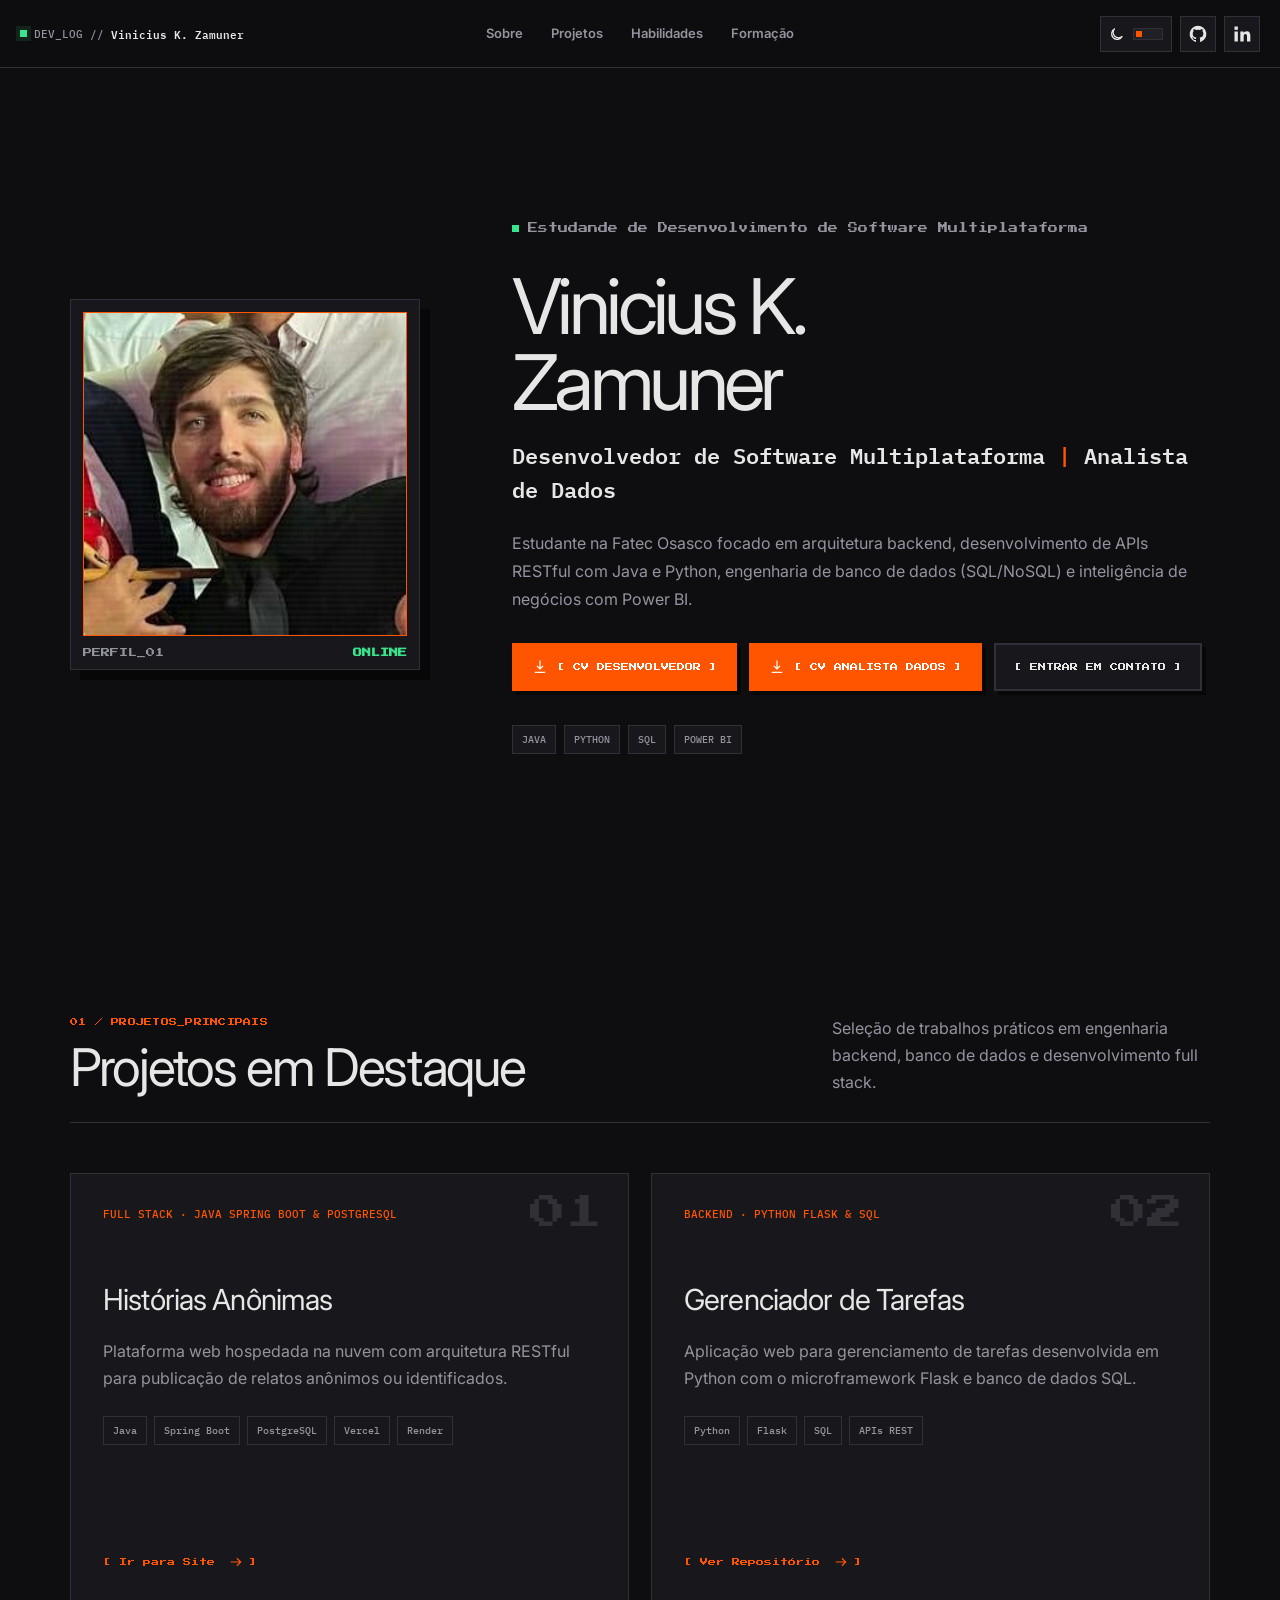
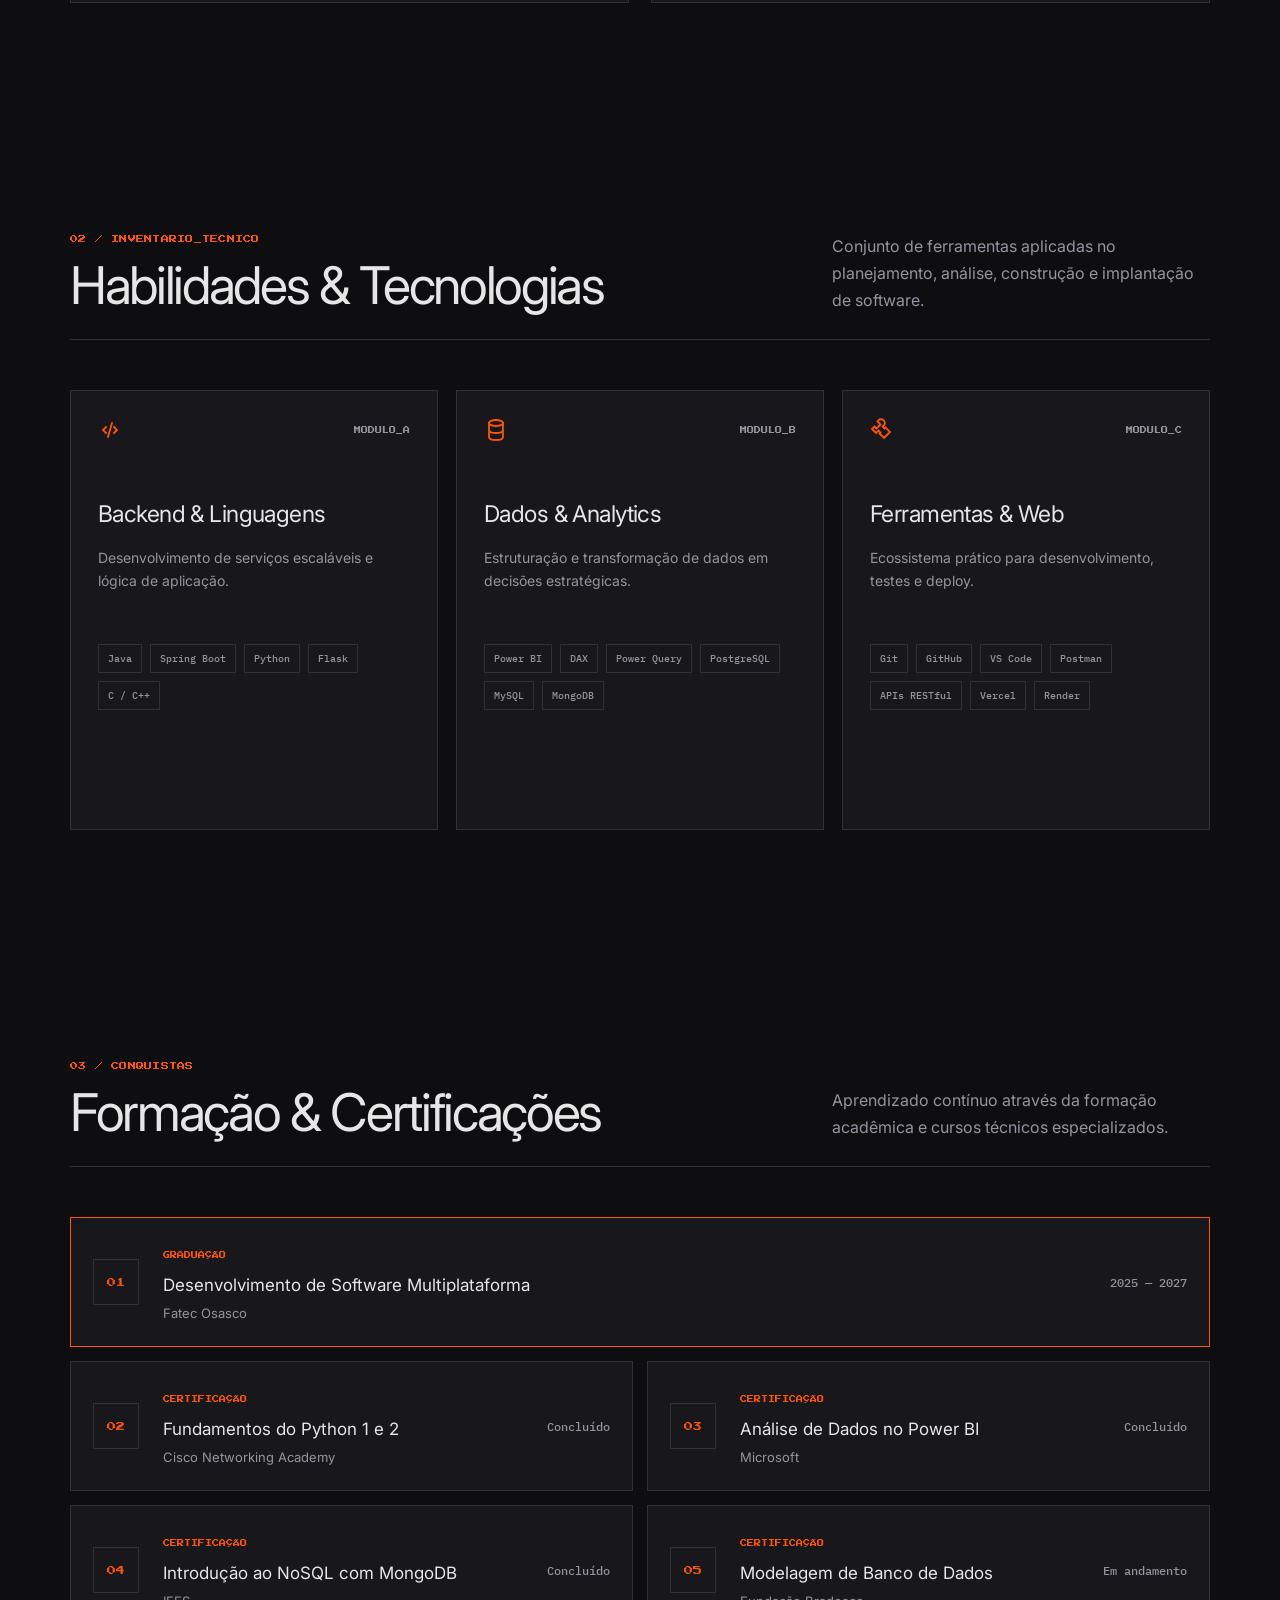
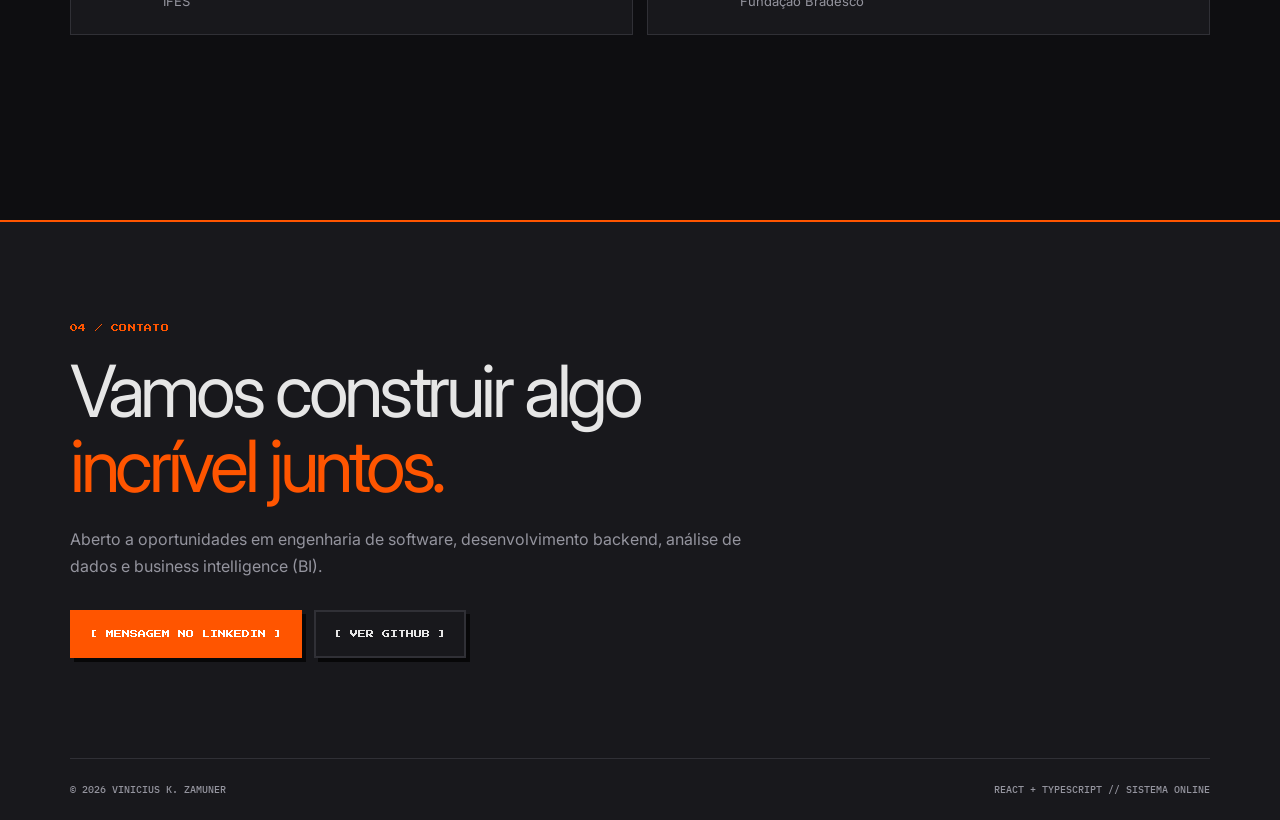
<file: index.html>
<!doctype html>
<html lang="pt-BR">
  <head>
    
    <meta charset="UTF-8" />
    <meta name="viewport" content="width=device-width, initial-scale=1.0" />
    <title>Vinicius K. Zamuner | Portfólio</title>
    
    <meta name="description" content="Portfólio de Desenvolvedor de Software e Análise de Dados">
    <meta property="og:title" content="Vinicius K. Zamuner | Portfólio">
    <meta property="og:description" content="Portfólio de Desenvolvedor de Software e Análise de Dados">
    <script type="module" crossorigin src="/assets/index-BeD_5rD9.js"></script>
    <link rel="stylesheet" crossorigin href="/assets/index-CqdRVvNY.css">
  </head>
  <body>
    
    <div id="root"></div>
    
  </body>
</html>
</file>
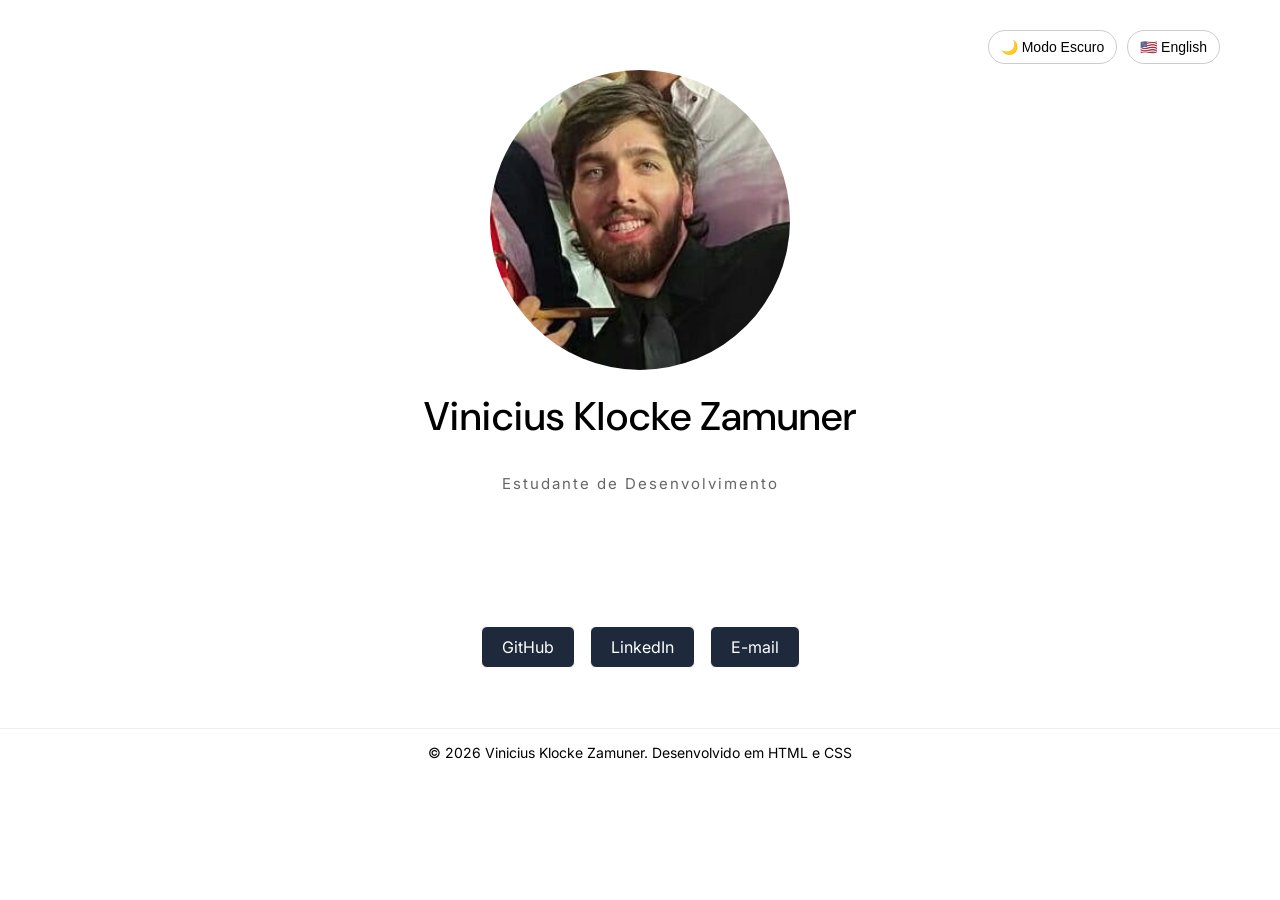
<file: landing.html>
<!DOCTYPE html>
<html lang="pt">
  <head>
    <meta charset="UTF-8" />
    <meta name="viewport" content="width=device-width, initial-scale=1.0" />
    <title>Perfil</title>
    <link rel="stylesheet" href="./Style/style.css" />
  </head>
  <body>
    <main>
      <section id="aboutme" class="aboutme">
        
        <div class="top-buttons">
          <button id="theme-toggle" class="btn-theme">🌙 Modo Escuro</button>
          <button id="lang-toggle" class="btn-theme">🇺🇸 English</button>
        </div>

        <img src="./Img/Vinicius.jpg" alt="foto perfil Vinicius Klocke Zamuner" />
        <h1>Vinicius Klocke Zamuner</h1>
        <p id="paragrafo1" class="subtitulo-efeito"></p>
        <p id="paragrafo2" class="subtitulo-efeito"></p>
        <p id="paragrafo3" class="subtitulo-efeito"></p>
      </section>

      <section id="contacts" class="contacts">
        <ul>
          <li>
            <a href="https://github.com/Zamuner10/ProjectSaturday" class="btn-project" target="_blank">GitHub</a>
          </li>
          <li>
            <a href="https://www.linkedin.com/in/vinicius-klocke-0b2314385/?skipRedirect=true" class="btn-project" target="_blank">LinkedIn</a>
          </li>
          <li>
            <a href="#" id="btn-email" class="btn-project">E-mail</a>
          </li>
        </ul>
        
        <div id="email-modal" class="modal">
          <div class="modal-content">
            <span id="close-modal" class="close-btn">&times;</span>
            <h3>✉️</h3>
            <p class="email-texto">vinicius.k.zamuner@hotmail.com</p>
          </div>
        </div>
      </section>
    </main>
    <footer>
      <p>© 2026 Vinicius Klocke Zamuner. Desenvolvido em HTML e CSS</p>
    </footer>
    <script src="./Scripts/script.js"></script>
  </body>
</html>
</file>
<file: assets/index-CqdRVvNY.css>
@import "https://fonts.googleapis.com/css2?family=IBM+Plex+Mono:wght@400;500;600&family=Inter:wght@400;500;600;700;800&family=Press+Start+2P&display=swap";@layer components;@layer properties{@supports (((-webkit-hyphens:none)) and (not (margin-trim:inline))) or ((-moz-orient:inline) and (not (color:rgb(from red r g b)))){*,:before,:after,::backdrop{--tw-rotate-x:initial;--tw-rotate-y:initial;--tw-rotate-z:initial;--tw-skew-x:initial;--tw-skew-y:initial;--tw-blur:initial;--tw-brightness:initial;--tw-contrast:initial;--tw-grayscale:initial;--tw-hue-rotate:initial;--tw-invert:initial;--tw-opacity:initial;--tw-saturate:initial;--tw-sepia:initial;--tw-drop-shadow:initial;--tw-drop-shadow-color:initial;--tw-drop-shadow-alpha:100%;--tw-drop-shadow-size:initial}}}@layer theme{:root,:host{--font-sans:-apple-system, BlinkMacSystemFont, "Segoe UI", Roboto, "Helvetica Neue", "Noto Sans", Arial, sans-serif, "Apple Color Emoji", "Segoe UI Emoji", "Segoe UI Symbol", "Noto Color Emoji";--font-mono:ui-monospace, SFMono-Regular, Menlo, Monaco, Consolas, "Liberation Mono", "Courier New", monospace;--spacing:.25rem;--default-transition-duration:.15s;--default-transition-timing-function:cubic-bezier(.4, 0, .2, 1);--default-font-family:var(--font-sans);--default-mono-font-family:var(--font-mono)}}@layer base{*,:after,:before,::backdrop{box-sizing:border-box;border:0 solid;margin:0;padding:0}::file-selector-button{box-sizing:border-box;border:0 solid;margin:0;padding:0}html,:host{-webkit-text-size-adjust:100%;tab-size:4;line-height:1.5;font-family:var(--default-font-family,-apple-system, BlinkMacSystemFont, "Segoe UI", Roboto, "Helvetica Neue", "Noto Sans", Arial, sans-serif, "Apple Color Emoji", "Segoe UI Emoji", "Segoe UI Symbol", "Noto Color Emoji");font-feature-settings:var(--default-font-feature-settings,normal);font-variation-settings:var(--default-font-variation-settings,normal);-webkit-tap-highlight-color:transparent}hr{height:0;color:inherit;border-top-width:1px}abbr:where([title]){-webkit-text-decoration:underline dotted;text-decoration:underline dotted}h1,h2,h3,h4,h5,h6{font-size:inherit;font-weight:inherit}a{color:inherit;-webkit-text-decoration:inherit;-webkit-text-decoration:inherit;-webkit-text-decoration:inherit;-webkit-text-decoration:inherit;text-decoration:inherit}b,strong{font-weight:bolder}code,kbd,samp,pre{font-family:var(--default-mono-font-family,ui-monospace, SFMono-Regular, Menlo, Monaco, Consolas, "Liberation Mono", "Courier New", monospace);font-feature-settings:var(--default-mono-font-feature-settings,normal);font-variation-settings:var(--default-mono-font-variation-settings,normal);font-size:1em}small{font-size:80%}sub,sup{vertical-align:baseline;font-size:75%;line-height:0;position:relative}sub{bottom:-.25em}sup{top:-.5em}table{text-indent:0;border-color:inherit;border-collapse:collapse}:-moz-focusring:where(:not(iframe)){outline:auto}progress{vertical-align:baseline}summary{display:list-item}ol,ul,menu{list-style:none}img,svg,video,canvas,audio,iframe,embed,object{vertical-align:middle;display:block}img,video{max-width:100%;height:auto}button,input,select,optgroup,textarea{font:inherit;font-feature-settings:inherit;font-variation-settings:inherit;letter-spacing:inherit;color:inherit;opacity:1;background-color:#0000;border-radius:0}::file-selector-button{font:inherit;font-feature-settings:inherit;font-variation-settings:inherit;letter-spacing:inherit;color:inherit;opacity:1;background-color:#0000;border-radius:0}:where(select:is([multiple],[size])) optgroup{font-weight:bolder}:where(select:is([multiple],[size])) optgroup option{padding-inline-start:20px}::file-selector-button{margin-inline-end:4px}::placeholder{opacity:1}@supports (not ((-webkit-appearance:-apple-pay-button))) or (contain-intrinsic-size:1px){::placeholder{color:currentColor}@supports (color:color-mix(in lab, red, red)){::placeholder{color:color-mix(in oklab, currentcolor 50%, transparent)}}}textarea{resize:vertical}::-webkit-search-decoration{-webkit-appearance:none}::-webkit-date-and-time-value{min-height:1lh;text-align:inherit}::-webkit-datetime-edit{display:inline-flex}::-webkit-datetime-edit-fields-wrapper{padding:0}::-webkit-datetime-edit{padding-block:0}::-webkit-datetime-edit-year-field{padding-block:0}::-webkit-datetime-edit-month-field{padding-block:0}::-webkit-datetime-edit-day-field{padding-block:0}::-webkit-datetime-edit-hour-field{padding-block:0}::-webkit-datetime-edit-minute-field{padding-block:0}::-webkit-datetime-edit-second-field{padding-block:0}::-webkit-datetime-edit-millisecond-field{padding-block:0}::-webkit-datetime-edit-meridiem-field{padding-block:0}::-webkit-calendar-picker-indicator{line-height:1}:-moz-ui-invalid{box-shadow:none}button,input:where([type=button],[type=reset],[type=submit]){appearance:button}::file-selector-button{appearance:button}::-webkit-inner-spin-button{height:auto}::-webkit-outer-spin-button{height:auto}[hidden]:where(:not([hidden=until-found])){display:none!important}}@layer utilities{.visible{visibility:visible}.absolute{position:absolute}.fixed{position:fixed}.block{display:block}.flex{display:flex}.hidden{display:none}.inline{display:inline}.inline-block{display:inline-block}.h-4{height:calc(var(--spacing) * 4)}.h-5{height:calc(var(--spacing) * 5)}.h-6{height:calc(var(--spacing) * 6)}.w-4{width:calc(var(--spacing) * 4)}.w-5{width:calc(var(--spacing) * 5)}.w-6{width:calc(var(--spacing) * 6)}.transform{transform:var(--tw-rotate-x,) var(--tw-rotate-y,) var(--tw-rotate-z,) var(--tw-skew-x,) var(--tw-skew-y,)}.resize{resize:both}.blur{--tw-blur:blur(8px);filter:var(--tw-blur,) var(--tw-brightness,) var(--tw-contrast,) var(--tw-grayscale,) var(--tw-hue-rotate,) var(--tw-invert,) var(--tw-saturate,) var(--tw-sepia,) var(--tw-drop-shadow,)}.filter\!{filter:var(--tw-blur,) var(--tw-brightness,) var(--tw-contrast,) var(--tw-grayscale,) var(--tw-hue-rotate,) var(--tw-invert,) var(--tw-saturate,) var(--tw-sepia,) var(--tw-drop-shadow,)!important}.transition{transition-property:color,background-color,border-color,outline-color,text-decoration-color,fill,stroke,--tw-gradient-from,--tw-gradient-via,--tw-gradient-to,opacity,box-shadow,transform,translate,scale,rotate,filter,-webkit-backdrop-filter,backdrop-filter,display,content-visibility,overlay,pointer-events;transition-timing-function:var(--tw-ease,var(--default-transition-timing-function));transition-duration:var(--tw-duration,var(--default-transition-duration))}}*{box-sizing:border-box}html{scroll-behavior:smooth}body{background:#0e0e11;min-width:320px;margin:0}button,a{font:inherit}a{text-decoration:none}.portfolio{--bg:#0e0e11;--card:#18181c;--card2:#202026;--text:#e6e6e6;--muted:#94949e;--line:#303036;--orange:#f50;--shadow:#070708;min-height:100vh;color:var(--text);background:var(--bg);font-family:Inter,sans-serif;transition:background .2s,color .2s;position:relative;overflow:hidden}.portfolio[data-theme=light]{--bg:#f3f3f1;--card:#fff;--card2:#e9e9e6;--text:#171719;--muted:#626268;--line:#cfcfca;--shadow:#c4c4bf}.shell{z-index:1;width:min(1140px,100% - 40px);margin-inline:auto;position:relative}.retro-grid{z-index:0;pointer-events:none;opacity:.34;background-image:linear-gradient(#ff55000b 1px,#0000 1px),linear-gradient(90deg,#ff55000b 1px,#0000 1px);background-size:40px 40px;position:fixed;inset:0;-webkit-mask-image:linear-gradient(#000 0%,#0000 82%);mask-image:linear-gradient(#000 0%,#0000 82%)}.terminal-nav{z-index:50;border-bottom:1px solid var(--line);background:var(--bg);grid-template-columns:1fr auto 1fr;align-items:center;min-height:68px;padding:10px max(20px,50vw - 660px);display:grid;position:sticky;top:0}@supports (color:color-mix(in lab, red, red)){.terminal-nav{background:color-mix(in srgb, var(--bg) 91%, transparent)}}.terminal-nav{-webkit-backdrop-filter:blur(18px);backdrop-filter:blur(18px)}.dev-log{color:var(--muted);align-items:center;gap:7px;font:500 11px IBM Plex Mono;display:flex}.dev-log strong{color:var(--text);font-weight:600}.pulse{background:#39e58c;width:7px;height:7px;animation:1.4s steps(2,end) infinite pulse;box-shadow:0 0 0 4px #39e58c1a}.terminal-nav nav{gap:28px;display:flex}.terminal-nav nav a{color:var(--muted);font-size:13px;font-weight:600;position:relative}.terminal-nav nav a:hover{color:var(--text)}.terminal-nav nav a:after{content:"";background:var(--orange);height:2px;transition:all .2s;position:absolute;bottom:-9px;left:0;right:100%}.terminal-nav nav a:hover:after{right:0}.nav-actions{justify-content:flex-end;align-items:center;gap:8px;display:flex}.nav-actions>a,.theme-toggle{border:1px solid var(--line);height:36px;color:var(--text);background:var(--card);justify-content:center;align-items:center;transition:all .15s;display:flex}.nav-actions>a{width:36px}.nav-actions>a:hover,.theme-toggle:hover{color:var(--orange);border-color:var(--orange)}.theme-toggle{cursor:pointer;gap:8px;padding:0 8px}.theme-toggle>span{background:var(--card2);border:1px solid var(--line);width:30px;height:12px;position:relative}.theme-toggle i{background:var(--orange);width:6px;height:6px;transition:all .2s;position:absolute;top:2px;left:2px}.portfolio[data-theme=light] .theme-toggle i{transform:translate(18px)}.hero{grid-template-columns:350px 1fr;align-items:center;gap:92px;min-height:calc(100vh - 68px);padding-block:90px;display:grid}.avatar-panel{border:1px solid var(--line);background:var(--card);box-shadow:10px 10px 0 var(--shadow);padding:12px}.avatar-screen{aspect-ratio:1;border:1px solid var(--orange);background:#111113;position:relative;overflow:hidden}.avatar-screen:after{content:"";z-index:3;pointer-events:none;background:linear-gradient(#0000 50%,#ffffff06 50%) 0 0/100% 6px;position:absolute;inset:0}.avatar-glow{z-index:1;filter:blur(40px);background:#ff55002e;border-radius:50%;width:230px;height:230px;position:absolute;top:55px;left:60px}.avatar-img{z-index:2;object-fit:cover;object-position:center;filter:contrast(104%)brightness(98%);width:100%;height:100%;position:relative}.avatar-meta{color:var(--muted);justify-content:space-between;margin-top:12px;font:500 9px "Press Start 2P";display:flex}.avatar-meta b{color:#39e58c}.status-tag{color:var(--muted);align-items:center;gap:9px;margin-bottom:23px;font:500 10px "Press Start 2P";display:inline-flex}.status-tag span{background:#39e58c;width:7px;height:7px}.micro-label{color:var(--orange);letter-spacing:.03em;font:400 8px/1.6 "Press Start 2P";display:block}.hero h1{letter-spacing:-.06em;margin:13px 0 18px;font-size:clamp(48px,6vw,78px);line-height:.98}.hero h2{max-width:760px;color:var(--text);margin:0;font:600 clamp(17px,2vw,22px)/1.55 IBM Plex Mono}.hero h2 span{color:var(--orange)}.hero-summary{max-width:720px;color:var(--muted);margin:23px 0 0;font-size:16px;line-height:1.75}.hero-actions{flex-wrap:wrap;gap:12px;margin-top:30px;display:flex}.cta{border:2px solid var(--line);min-height:48px;color:var(--text);background:var(--card);box-shadow:4px 4px 0 var(--shadow);justify-content:center;align-items:center;gap:9px;padding:0 18px;font:400 8px "Press Start 2P";transition:all .12s;display:inline-flex}.cta.primary{color:#fff;border-color:var(--orange);background:var(--orange)}.cta:hover{box-shadow:6px 6px 0 var(--shadow);transform:translate(-2px,-2px)}.cta:active{box-shadow:1px 1px 0 var(--shadow);transform:translate(2px,2px)}.quick-stack{flex-wrap:wrap;gap:8px;margin-top:34px;display:flex}.quick-stack span,.badge-row span,.skill-list span{border:1px solid var(--line);color:var(--muted);background:var(--card);padding:7px 9px;font:500 10px IBM Plex Mono}.section{padding-block:115px;scroll-margin-top:50px}.section-header{border-bottom:1px solid var(--line);grid-template-columns:1.3fr .7fr;align-items:end;gap:60px;margin-bottom:50px;padding-bottom:25px;display:grid}.section-header h2{letter-spacing:-.045em;margin:12px 0 0;font-size:clamp(34px,4.5vw,52px);line-height:1.08}.section-header>p{max-width:430px;color:var(--muted);margin:0;line-height:1.7}.project-grid{grid-template-columns:repeat(2,1fr);gap:22px;display:grid}.project-card{border:1px solid var(--line);background:var(--card);flex-direction:column;min-height:430px;padding:32px;transition:all .2s;display:flex;position:relative}.project-card:hover{border-color:var(--orange);box-shadow:8px 8px 0 var(--shadow);transform:translateY(-5px)}.project-index{color:var(--line);font:400 36px "Press Start 2P";position:absolute;top:21px;right:26px}.project-category{max-width:75%;color:var(--orange);text-transform:uppercase;margin:0 0 55px;font:500 11px/1.6 IBM Plex Mono}.project-card h3{letter-spacing:-.03em;margin:0;font-size:29px}.project-description{max-width:500px;color:var(--muted);margin:16px 0 24px;line-height:1.7}.badge-row{flex-wrap:wrap;gap:7px;margin-bottom:28px;display:flex}.project-card>a{width:max-content;color:var(--orange);align-items:center;gap:5px;margin-top:auto;font:400 8px "Press Start 2P";display:inline-flex}.project-card>a:hover{color:var(--text)}.module-grid{grid-template-columns:repeat(3,1fr);gap:18px;display:grid}.module-card{border:1px solid var(--line);background:var(--card);min-height:440px;padding:27px}.module-top{color:var(--orange);justify-content:space-between;align-items:center;margin-bottom:55px;display:flex}.module-top span{color:var(--muted);font:400 7px "Press Start 2P"}.module-card h3{letter-spacing:-.025em;margin:0;font-size:23px}.module-card>p{min-height:74px;color:var(--muted);margin:14px 0 24px;font-size:14px;line-height:1.65}.skill-list{flex-wrap:wrap;gap:8px;display:flex}.skill-list span:hover{color:var(--orange);border-color:var(--orange)}.credentials{grid-template-columns:repeat(2,1fr);gap:14px;display:grid}.credential{border:1px solid var(--line);background:var(--card);grid-template-columns:52px 1fr auto;align-items:center;gap:18px;min-height:130px;padding:22px;transition:all .15s;display:grid}.credential.featured{border-color:var(--orange);grid-column:1/-1}.credential:hover{border-color:var(--orange);transform:translate(4px)}.credential-mark{border:1px solid var(--line);width:46px;height:46px;color:var(--orange);place-items:center;font:400 9px "Press Start 2P";display:grid}.credential span{color:var(--orange);font:400 7px "Press Start 2P"}.credential h3{margin:8px 0 5px;font-size:17px}.credential p{color:var(--muted);margin:0;font-size:13px}.credential>b{color:var(--muted);font:500 12px IBM Plex Mono}.contact{z-index:1;background:var(--card);border-top:2px solid var(--orange);margin-top:70px;padding-top:100px;position:relative}.contact h2{letter-spacing:-.06em;margin:18px 0 22px;font-size:clamp(42px,6vw,72px);line-height:1.05}.contact h2 em{color:var(--orange);font-style:normal}.contact-inner>p{max-width:680px;color:var(--muted);margin:0;font-size:16px;line-height:1.7}.footer-meta{border-top:1px solid var(--line);color:var(--muted);justify-content:space-between;margin-top:100px;padding:24px 0;font:500 10px IBM Plex Mono;display:flex}@keyframes pulse{50%{opacity:.5}}@media (width<=1000px){.terminal-nav{grid-template-columns:1fr auto}.terminal-nav nav{border-top:1px solid var(--line);grid-area:2/1/auto/-1;justify-content:center;padding:9px 0 2px}.hero{grid-template-columns:280px 1fr;gap:50px}.module-grid{grid-template-columns:1fr}.module-card,.module-card>p{min-height:auto}.project-category{margin-bottom:40px}}@media (width<=720px){.shell{width:min(100% - 28px,1140px)}.terminal-nav{padding:10px 14px}.dev-log{font-size:9px}.dev-log>span:nth-child(2){display:none}.terminal-nav nav{justify-content:flex-start;gap:18px;overflow-x:auto}.terminal-nav nav a{font-size:11px}.theme-toggle>svg{display:none}.hero{grid-template-columns:1fr;gap:50px;padding-block:60px}.avatar-panel{width:min(290px,85%);margin:auto}.hero-copy{text-align:left}.hero h1{font-size:47px}.hero h2{font-size:16px}.cta{width:100%}.section{padding-block:80px}.section-header{grid-template-columns:1fr;gap:18px;margin-bottom:35px}.project-grid,.credentials{grid-template-columns:1fr}.project-card{min-height:410px;padding:25px}.credential.featured{grid-column:auto}.credential{grid-template-columns:44px 1fr}.credential>b{grid-column:2}.footer-meta{flex-direction:column;gap:8px;margin-top:70px}.contact{padding-top:75px}.contact h2{font-size:42px}}@media (prefers-reduced-motion:reduce){*,:before,:after{scroll-behavior:auto!important;animation-duration:.01ms!important}}@property --tw-rotate-x{syntax:"*";inherits:false}@property --tw-rotate-y{syntax:"*";inherits:false}@property --tw-rotate-z{syntax:"*";inherits:false}@property --tw-skew-x{syntax:"*";inherits:false}@property --tw-skew-y{syntax:"*";inherits:false}@property --tw-blur{syntax:"*";inherits:false}@property --tw-brightness{syntax:"*";inherits:false}@property --tw-contrast{syntax:"*";inherits:false}@property --tw-grayscale{syntax:"*";inherits:false}@property --tw-hue-rotate{syntax:"*";inherits:false}@property --tw-invert{syntax:"*";inherits:false}@property --tw-opacity{syntax:"*";inherits:false}@property --tw-saturate{syntax:"*";inherits:false}@property --tw-sepia{syntax:"*";inherits:false}@property --tw-drop-shadow{syntax:"*";inherits:false}@property --tw-drop-shadow-color{syntax:"*";inherits:false}@property --tw-drop-shadow-alpha{syntax:"<percentage>";inherits:false;initial-value:100%}@property --tw-drop-shadow-size{syntax:"*";inherits:false}
</file>
<file: Style/style.css>
/* ==========================================================================
   1. RESET E CONFIGURAÇÕES GLOBAIS
   ========================================================================== */
@import url('https://fonts.googleapis.com/css2?family=Inter:wght@400;700&display=swap');
@import url('https://fonts.googleapis.com/css2?family=DM+Sans:wght@400;500&family=Inter:wght@400;500&family=Plus+Jakarta+Sans:wght@400;500;600&display=swap');

* {
    margin: 0;
    padding: 0;
    box-sizing: border-box;
}

img, video, iframe {
    display: block;
    max-width: 100%;
}

body {
    font-family: 'Inter', sans-serif;
    background-color: rgba(255, 255, 255, 0.829);
    color: rgb(102, 102, 102);
    position: relative; /* Âncora global de segurança */
    transition: background-color 0.3s ease, color 0.3s ease;
}

main {
    max-width: 1200px;
    margin: 10px auto 0 auto; /* Centraliza horizontalmente */
}

/* ==========================================================================
   2. SEÇÃO SOBRE MIM (.aboutme)
   ========================================================================== */
.aboutme {
    display: flex;
    flex-direction: column;
    align-items: center;
    text-align: center;
    padding: 60px 20px 40px 20px; /* Aumentado o topo para dar espaço aos botões */
    border-radius: 5px;
    position: relative; /* Âncora direta para os botões do topo */
}

.aboutme img {
    width: 300px;
    height: 300px;
    object-fit: cover;
    border-radius: 50%;
    margin-bottom: 20px;
}

.aboutme h1 {
    font-family: 'DM Sans', sans-serif;
    font-size: 40px;
    font-weight: 500;
    letter-spacing: 1px;
    margin-bottom: 20px;
    color: #000000;
}

.aboutme p {
    padding: 10px 5px;
    line-height: 1.6;
    letter-spacing: 2px;
    font-size: 15px;
    margin-bottom: 10px;
}

/* ==========================================================================
   3. SEÇÃO DE CONTATOS E BOTÕES SOCIAIS
   ========================================================================== */
.contacts {
    display: flex;
    justify-content: center; /* Centraliza a lista na tela de forma limpa */
    padding: 10px 20px;
}

.contacts ul {
    display: flex;
    gap: 15px;
    padding: 0;
    list-style: none;
}

.contacts ul li a {
    display: inline-block;
    text-decoration: none;
}

.btn-project {
    display: inline-block;
    border: 1px solid rgb(255, 255, 255);
    color: #fff;
    background-color: #1e293b;
    border-radius: 6px;
    padding: 10px 20px;
    transition: all 0.3s ease;
}

.btn-project:hover {
    cursor: pointer;
    background-color: rgb(0, 140, 255);
    border-color: rgb(0, 140, 255);
    transform: translateY(-3px);
    box-shadow: 0 10px 20px -3px rgba(0, 140, 255, 0.4);
}

/* ==========================================================================
   4. BOTÕES FLUTUANTES DO TOPO (TEMA E IDIOMA)
   ========================================================================== */
.top-buttons {
    position: absolute;
    top: 20px;
    right: 20px;
    display: flex;
    gap: 10px;
    z-index: 10;
}

.btn-theme {
    background: none;
    border: 1px solid #ccc;
    padding: 8px 12px;
    border-radius: 20px;
    cursor: pointer;
    font-size: 14px;
    transition: all 0.3s ease;
}

.btn-theme:hover {
    background-color: rgba(0, 0, 0, 0.05);
}

/* ==========================================================================
   5. POP-UP MODAL (E-MAIL)
   ========================================================================== */
.modal {
    display: none; /* Começa escondido */
    position: fixed;
    top: 0;
    left: 0;
    width: 100%;
    height: 100%;
    background-color: rgba(0, 0, 0, 0.6);
    z-index: 1000;
    justify-content: center;
    align-items: center;
}

.modal-content {
    background-color: #ffffff;
    padding: 30px;
    border-radius: 12px;
    text-align: center;
    position: relative;
    box-shadow: 0 4px 20px rgba(0, 0, 0, 0.2);
    min-width: 280px;
}

.close-btn {
    position: absolute;
    top: 10px;
    right: 15px;
    font-size: 24px;
    cursor: pointer;
    color: #64748b;
}

.close-btn:hover {
    color: #000;
}

.email-texto {
    font-weight: 500;
    color: #0f172a;
    margin-top: 10px;
    user-select: all; /* Permite selecionar o texto inteiro com um clique */
}

.modal.mostrar-modal {
    display: flex; /* Ativado via JavaScript */
}

/* ==========================================================================
   6. RODAPÉ (FOOTER)
   ========================================================================== */
footer {
    text-align: center;
    padding: 15px 0;
    margin-top: 50px;
    border-top: 1px solid #eee;
    font-size: 14px;
}

footer p {
    color: #000000;
}

/* ==========================================================================
   7. REGRAS DO MODO ESCURO (DARK MODE)
   ========================================================================== */
body.dark-mode {
    background-color: #0f172a;
    color: #f8fafc;
}

body.dark-mode .aboutme h1 {
    color: #ffffff;
}

body.dark-mode .btn-theme {
    border-color: #ffffff;
    color: #ffffff;
}

body.dark-mode .btn-theme:hover {
    background-color: rgba(255, 255, 255, 0.1);
}

body.dark-mode footer {
    border-top: 1px solid #334155;
}

body.dark-mode footer p {
    color: #94a3b8;
}

body.dark-mode .modal-content {
    background-color: #1e293b;
    border: 1px solid #334155;
}

body.dark-mode .modal-content h3 {
    color: #ffffff;
}

body.dark-mode .email-texto {
    color: #38bdf8;
}

body.dark-mode .close-btn:hover {
    color: #ffffff;
}
</file>
